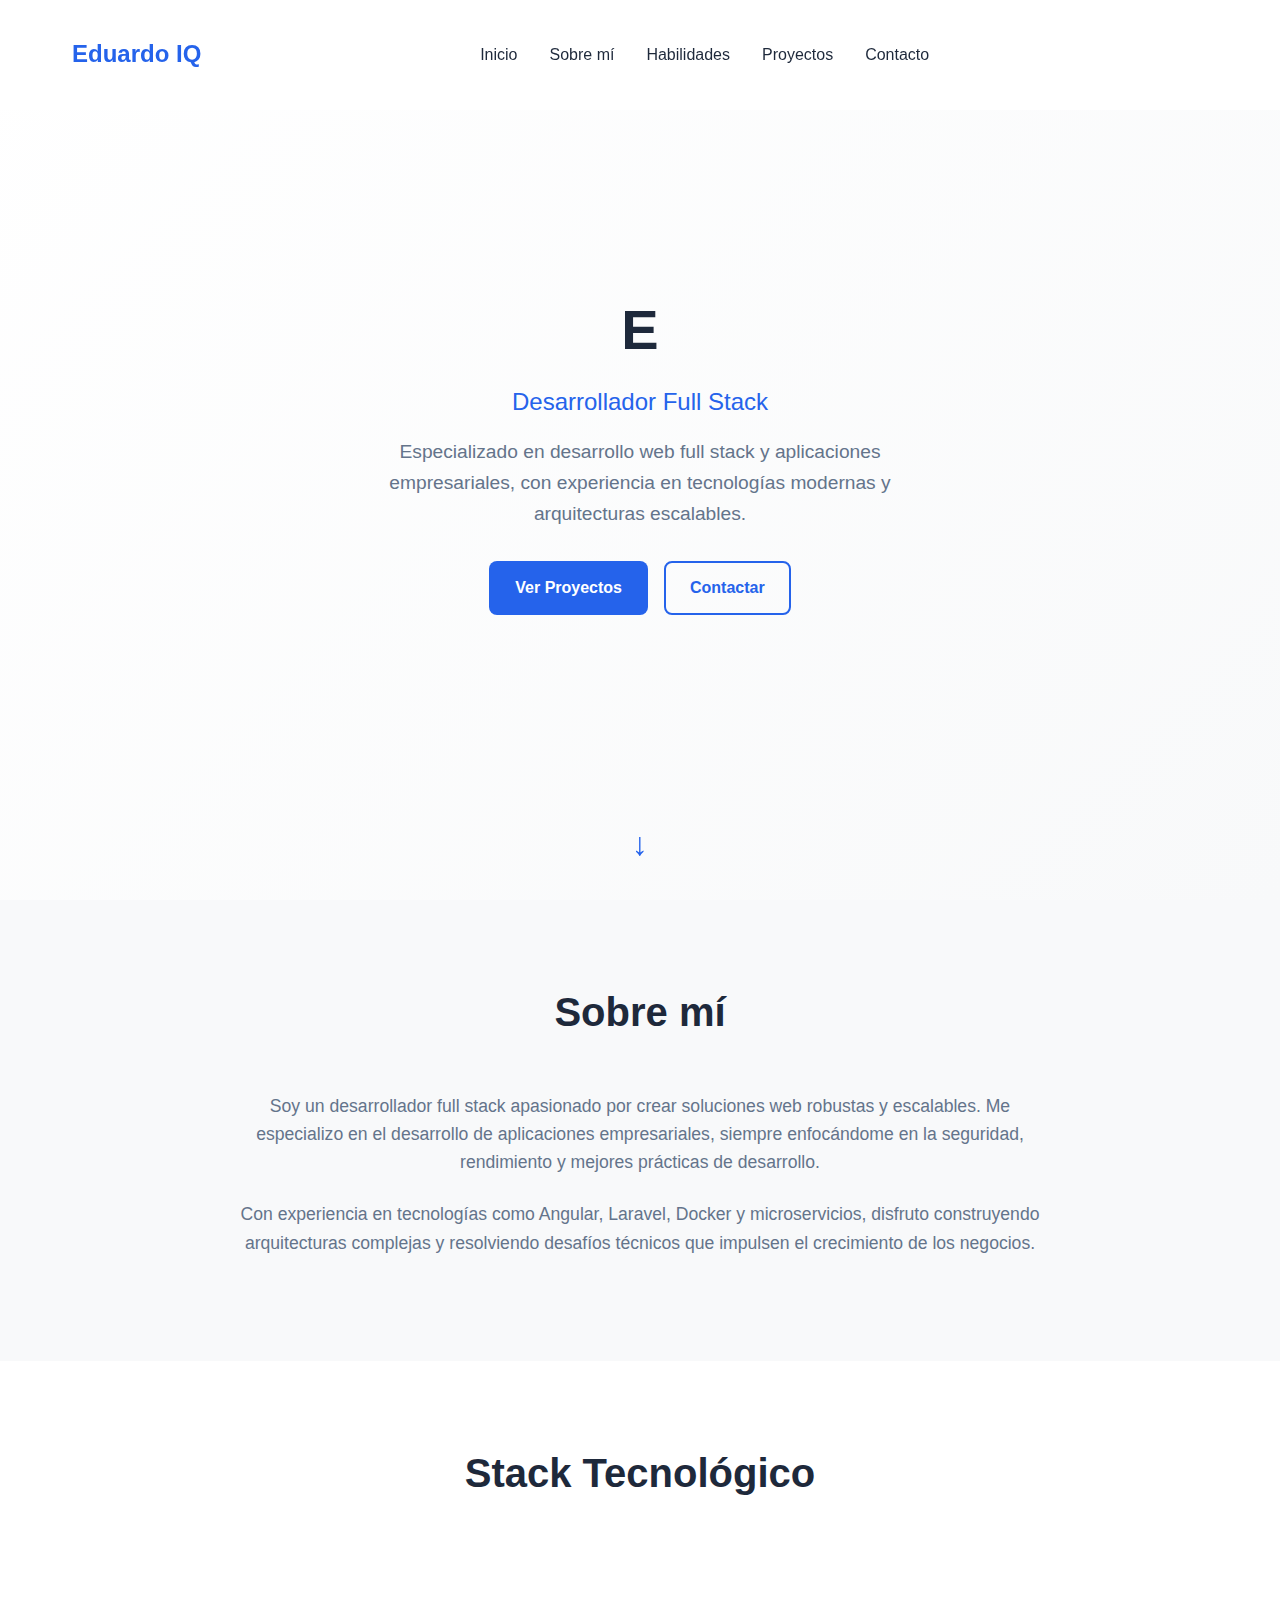
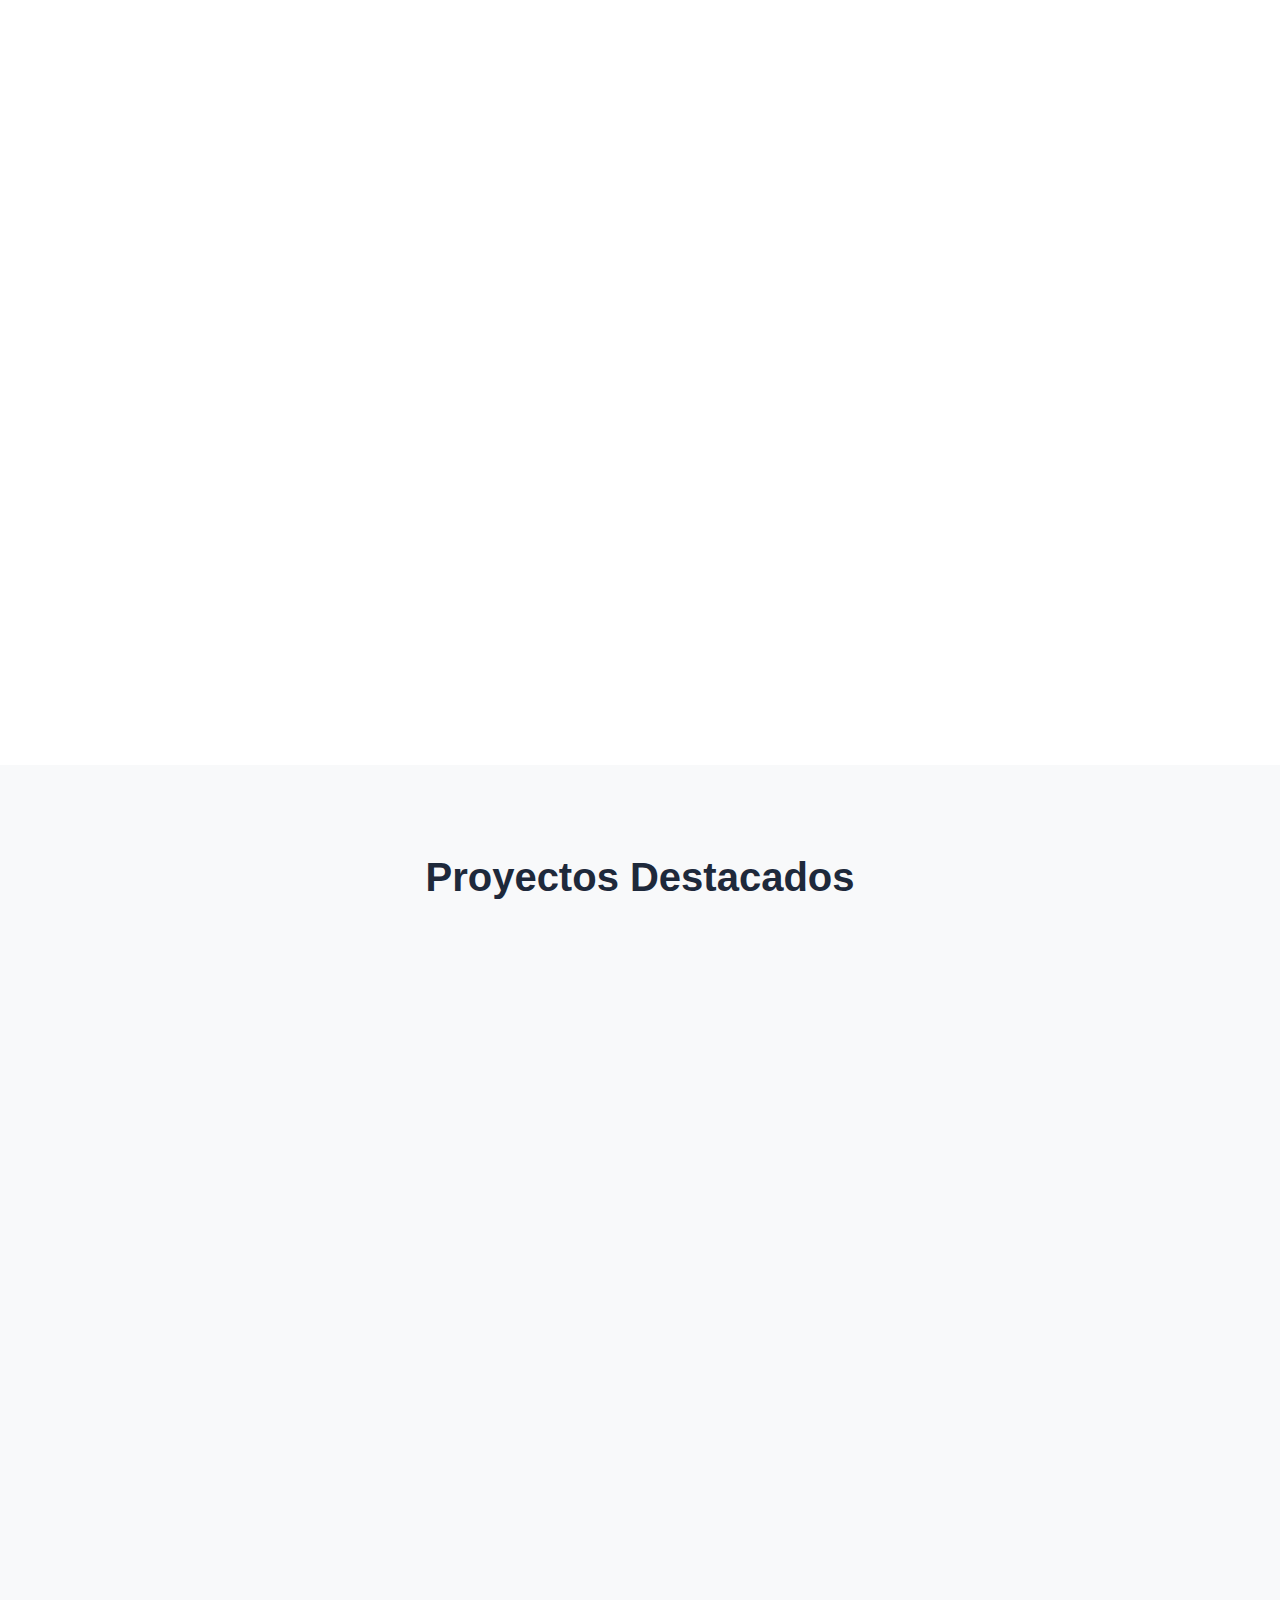
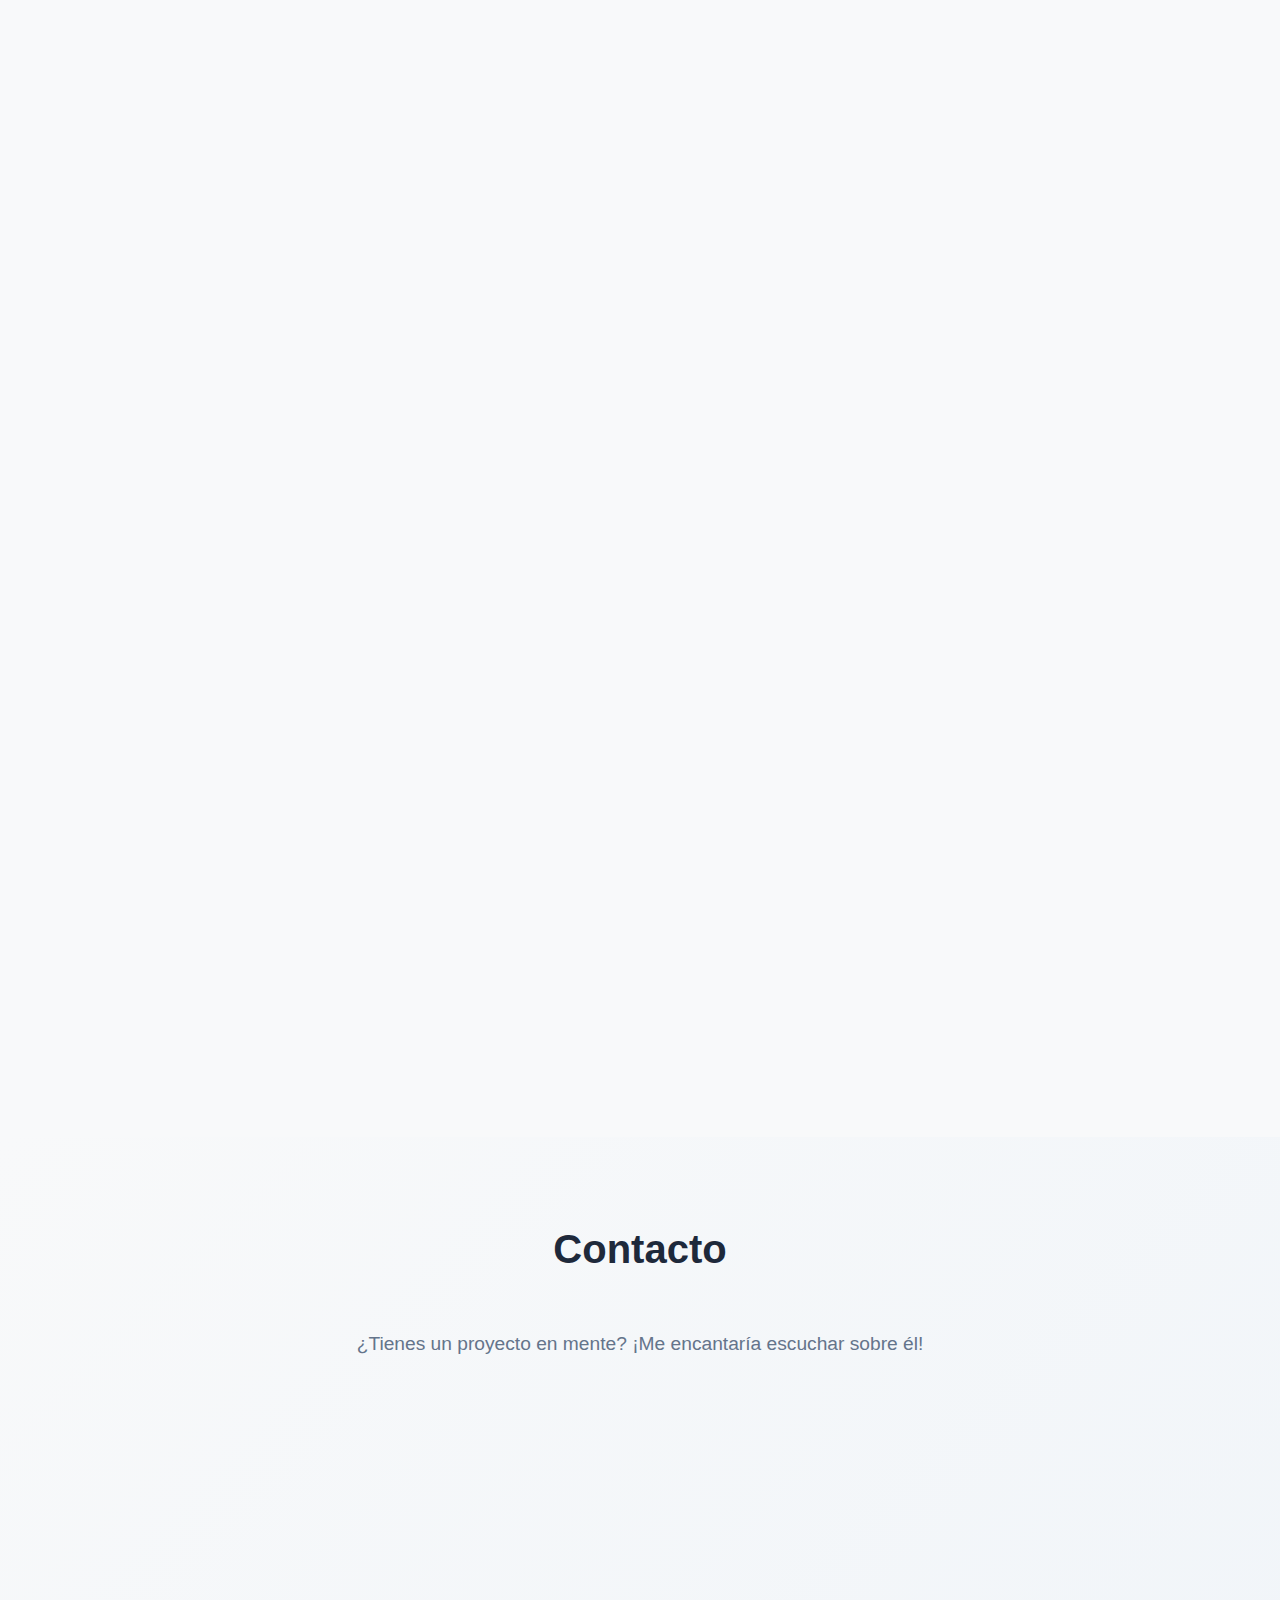
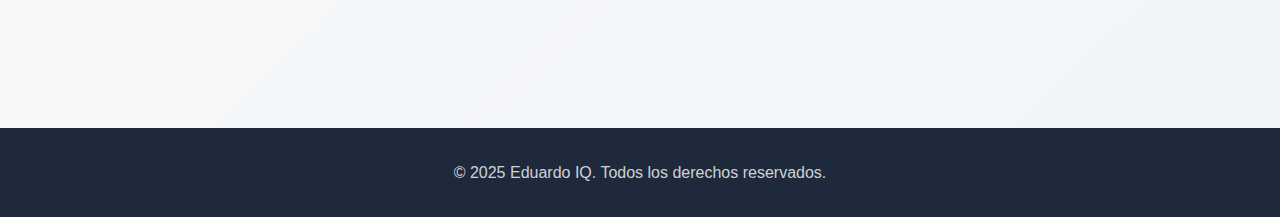
<file: index.html>
<!DOCTYPE html>
<html lang="es">

<head>
    <meta charset="UTF-8" />
    <meta name="viewport" content="width=device-width, initial-scale=1.0" />
    <meta name="google-site-verification" content="6SDudggCMGATuFiwVmtqYX7PwosYnvCX7EMmZtIDrnA" />
    <title>Eduardo IQ | Desarrollador Full Stack</title>
    <link rel="stylesheet" href="css/styles.css" />
    <link rel="icon" href="assets/images/favicon.ico" type="image/x-icon">
    <script>
        // Apply theme immediately to prevent flash
        const savedTheme = localStorage.getItem('theme') || 'system';
        if (savedTheme === 'dark') {
            document.documentElement.setAttribute('data-theme', 'dark');
        } else if (savedTheme === 'light') {
            document.documentElement.setAttribute('data-theme', 'light');
        }
    </script>
    <script src="js/portfolio.js" defer></script>
</head>

<body> <!-- Navigation -->
    <nav class="navbar">
        <div class="nav-container">
            <a href="#home" class="nav-logo">Eduardo IQ</a>
            <ul class="nav-menu">
                <li class="nav-item">
                    <a href="#home" class="nav-link">Inicio</a>
                </li>
                <li class="nav-item">
                    <a href="#about" class="nav-link">Sobre mí</a>
                </li>
                <li class="nav-item">
                    <a href="#skills" class="nav-link">Habilidades</a>
                </li>
                <li class="nav-item">
                    <a href="#projects" class="nav-link">Proyectos</a>
                </li>
                <li class="nav-item">
                    <a href="#contact" class="nav-link">Contacto</a>
                </li>
            </ul>

            <div class="nav-controls">
                <div class="hamburger">
                    <span class="bar"></span>
                    <span class="bar"></span>
                    <span class="bar"></span>
                </div>

                <!-- Theme Switcher -->
                <div class="theme-switcher">
                    <div class="theme-option" data-theme="light" title="Tema Claro">
                        <svg viewBox="0 0 24 24">
                            <path
                                d="M12 17.5C15.0376 17.5 17.5 15.0376 17.5 12C17.5 8.96243 15.0376 6.5 12 6.5C8.96243 6.5 6.5 8.96243 6.5 12C6.5 15.0376 8.96243 17.5 12 17.5Z" />
                            <path
                                d="M12 1V3M12 21V23M4.22 4.22L5.64 5.64M18.36 18.36L19.78 19.78M1 12H3M21 12H23M4.22 19.78L5.64 18.36M18.36 5.64L19.78 4.22" />
                        </svg>
                    </div>
                    <div class="theme-option" data-theme="dark" title="Tema Oscuro">
                        <svg viewBox="0 0 24 24">
                            <path d="M21 12.79A9 9 0 1111.21 3 7 7 0 0021 12.79Z" />
                        </svg>
                    </div>
                    <div class="theme-option" data-theme="system" title="Tema del Sistema">
                        <svg viewBox="0 0 24 24">
                            <rect x="2" y="3" width="20" height="14" rx="2" ry="2" />
                            <line x1="8" y1="21" x2="16" y2="21" />
                            <line x1="12" y1="17" x2="12" y2="21" />
                        </svg>
                    </div>
                </div>
            </div>
        </div>
    </nav> <!-- Hero Section -->
    <section id="home" class="hero">
        <div class="hero-content">
            <h1>Eduardo IQ</h1>
            <h2>Desarrollador Full Stack</h2>
            <p>Especializado en desarrollo web full stack y aplicaciones empresariales, con experiencia en tecnologías
                modernas y arquitecturas escalables.</p>
            <div class="hero-buttons">
                <a href="#projects" class="button primary">Ver Proyectos</a>
                <a href="#contact" class="button secondary">Contactar</a>
            </div>
        </div>
    </section>

    <!-- About Section -->
    <section id="about" class="about">
        <div class="container">
            <h2 class="section-title">Sobre mí</h2>
            <div class="about-content">
                <div class="about-text">
                    <p>
                        Soy un desarrollador full stack apasionado por crear soluciones web robustas y escalables.
                        Me especializo en el desarrollo de aplicaciones empresariales, siempre enfocándome en la
                        seguridad, rendimiento y mejores prácticas de desarrollo.
                    </p>
                    <p>
                        Con experiencia en tecnologías como Angular, Laravel, Docker y microservicios, disfruto
                        construyendo arquitecturas complejas y resolviendo desafíos técnicos que impulsen el
                        crecimiento de los negocios.
                    </p>
                    <!-- Temporalmente oculto hasta agregar contenido real -->
                    <!-- <div style="text-align: center; margin-top: 2rem;">
                        <a href="pages/about-detailed.html" class="button secondary">Conoce más sobre mí</a>
                    </div> -->
                </div>
            </div>
        </div>
    </section>

    <!-- Skills Section -->
    <section id="skills" class="skills">
        <div class="container">
            <h2 class="section-title">Stack Tecnológico</h2>
            <div class="skills-grid">
                <div class="skill-category">
                    <h3>Frontend & Desarrollo Web</h3>
                    <ul>
                        <li>Angular</li>
                        <li>TypeScript/JavaScript</li>
                        <li>HTML5/CSS3</li>
                        <li>Bootstrap</li>
                        <li>SCSS/Sass</li>
                    </ul>
                </div>
                <div class="skill-category">
                    <h3>Desarrollo Web</h3>
                    <ul>
                        <li>Angular</li>
                        <li>TypeScript/JavaScript</li>
                        <li>HTML5/CSS3</li>
                        <li>Bootstrap</li>
                    </ul>
                </div>
                <div class="skill-category">
                    <h3>Backend & Bases de Datos</h3>
                    <ul>
                        <li>Laravel (PHP)</li>
                        <li>.NET C#</li>
                        <li>Java + Jasper Reports</li>
                        <li>MySQL/SQL</li>
                        <li>APIs REST</li>
                    </ul>
                </div>
                <div class="skill-category">
                    <h3>DevOps & Herramientas</h3>
                    <ul>
                        <li>Docker</li>
                        <li>Microservicios</li>
                        <li>Electron + Vite</li>
                        <li>Mustache Templates</li>
                        <li>Git/GitHub</li>
                    </ul>
                </div>
                <div class="skill-category">
                    <h3>Desarrollo Móvil & Especialidades</h3>
                    <ul>
                        <li>Flutter</li>
                        <li>Android (Java/Kotlin)</li>
                        <li>Moodle Development</li>
                        <li>Facturación Electrónica (CFDI)</li>
                    </ul>
                </div>
            </div>
        </div>
    </section>

    <!-- Projects Section -->
    <section id="projects" class="projects">
        <div class="container">
            <h2 class="section-title">Proyectos Destacados</h2>
            <div class="projects-grid">
                <div class="project-card">
                    <div class="project-image">
                        <div class="facturabilidad-bg">
                            <img src="assets/images/logo-facturabilidad.png" alt="Facturabilidad.com">
                        </div>
                    </div>
                    <div class="project-content">
                        <h3>Facturabilidad.com</h3>
                        <p>
                            Plataforma de facturación electrónica donde contribuyo como desarrollador en diversas áreas.
                            Trabajo con Angular, Laravel y tecnologías relacionadas con CFDI.
                        </p>
                        <div class="project-tech">
                            <span class="tech-tag">Angular</span>
                            <span class="tech-tag">Laravel</span>
                            <span class="tech-tag">PHP</span>
                            <span class="tech-tag">Docker</span>
                            <span class="tech-tag">CFDI</span>
                        </div>
                        <div class="project-links">
                            <a href="https://facturabilidad.com/" target="_blank" class="button small">Ver Sitio</a>
                        </div>
                    </div>
                </div>
                <div class="project-card">
                    <div class="project-image">
                        <div class="validador-logo validador-android">
                            <img src="assets/images/logo-validador-android.png" alt="Validador CFDI Android">
                        </div>
                    </div>
                    <div class="project-content">
                        <h3>Validador CFDI Android</h3>
                        <p>
                            Aplicación móvil para Android desarrollada en Flutter que permite validar CFDIs
                            de manera rápida y eficiente desde dispositivos móviles.
                        </p>
                        <div class="project-tech">
                            <span class="tech-tag">Flutter</span>
                            <span class="tech-tag">Android</span>
                            <span class="tech-tag">CFDI</span>
                            <span class="tech-tag">XML Validation</span>
                        </div>
                        <div class="project-links">
                            <a href="https://play.google.com/store/apps/details?id=com.IslasCruz.validadorCFDI&pcampaignid=web_share"
                                target="_blank" class="button small">Google Play</a>
                        </div>
                    </div>
                </div>
                <div class="project-card">
                    <div class="project-image">
                        <div class="validador-logo">
                            <img src="assets/images/logo-validador-desktop.png" alt="Validador CFDI Desktop">
                        </div>
                    </div>
                    <div class="project-content">
                        <h3>Validador CFDI Desktop</h3>
                        <p>
                            Aplicación de escritorio desarrollada con Electron y Vite para validación de CFDIs.
                            Herramienta complementaria para Facturabilidad.com con interfaz moderna.
                        </p>
                        <div class="project-tech">
                            <span class="tech-tag">Electron</span>
                            <span class="tech-tag">Vite</span>
                            <span class="tech-tag">TypeScript</span>
                            <span class="tech-tag">CFDI</span>
                        </div>
                        <div class="project-links">
                            <a href="https://apps.microsoft.com/detail/9PBLFF5BFRWH?hl=es-mx&gl=MX&ocid=pdpshare"
                                target="_blank" class="button small">Microsoft Store</a>
                        </div>
                    </div>
                </div>

                <div class="project-card">
                    <div class="project-image">
                        <div class="project-placeholder" style="background: linear-gradient(135deg, #059669, #0d9488);">
                            <span>.NET Library</span>
                        </div>
                    </div>
                    <div class="project-content">
                        <h3>Librería Facturación .NET</h3>
                        <p>
                            Librería desarrollada en C# .NET para integrar funcionalidades de timbrado de CFDIs
                            en proyectos .NET. Facilita la implementación de facturación electrónica.
                        </p>
                        <div class="project-tech">
                            <span class="tech-tag">.NET</span>
                            <span class="tech-tag">C#</span>
                            <span class="tech-tag">NuGet</span>
                            <span class="tech-tag">CFDI</span>
                        </div>
                        <div class="project-links">
                            <span class="button small" style="opacity: 0.6; cursor: not-allowed;">Proyecto
                                Privado</span>
                        </div>
                    </div>
                </div>
                <div class="project-card">
                    <div class="project-image">
                        <div class="facturabilidad-bg">
                            <img src="assets/images/logo-facturabilidad.png" alt="Microservicio Generación PDF CFDI">
                        </div>
                    </div>
                    <div class="project-content">
                        <h3>Microservicio Generación PDF CFDI</h3>
                        <p>
                            Microservicio desarrollado en Java con Jasper Reports para la generación
                            de comprobantes impresos de CFDI. Proyecto actual para Facturabilidad.com.
                        </p>
                        <div class="project-tech">
                            <span class="tech-tag">Java</span>
                            <span class="tech-tag">Jasper Reports</span>
                            <span class="tech-tag">Docker</span>
                            <span class="tech-tag">Microservices</span>
                            <span class="tech-tag">PDF Generation</span>
                            <span class="tech-tag">CFDI</span>
                        </div>
                        <div class="project-links">
                            <span class="button small" style="opacity: 0.6; cursor: not-allowed;">En Desarrollo</span>
                        </div>
                    </div>
                </div>

                <div class="project-card">
                    <div class="project-image">
                        <div class="project-placeholder" style="background: linear-gradient(135deg, #dc2626, #ea580c);">
                            <span>Moodle Theme</span>
                        </div>
                    </div>
                    <div class="project-content">
                        <h3>Tema Moodle "Tragaluz"</h3>
                        <p>
                            Tema completo para Moodle con diseño moderno y funcionalidades avanzadas.
                            Desarrollado con Mustache para plantillas y SCSS para estilos personalizados.
                        </p>
                        <div class="project-tech">
                            <span class="tech-tag">Moodle</span>
                            <span class="tech-tag">PHP</span>
                            <span class="tech-tag">Mustache</span>
                            <span class="tech-tag">Docker</span> <span class="tech-tag">SCSS</span>
                            <span class="tech-tag">JavaScript</span>
                        </div>
                        <div class="project-links">
                            <span class="button small" style="opacity: 0.6; cursor: not-allowed;">Proyecto
                                Privado</span>
                        </div>
                    </div>
                </div>
                <div class="project-card">
                    <div class="project-image">
                        <div class="validador-logo">
                            <img src="assets/images/logo-passwallet.png" alt="Pass Wallet - IQ-Tek">
                        </div>
                    </div>
                    <div class="project-content">
                        <h3>Pass Wallet - IQ-Tek</h3>
                        <p>
                            Aplicación de almacenamiento seguro para contraseñas y datos sensibles.
                            Desarrollada bajo la marca IQ-Tek con encriptación local y máxima seguridad.
                        </p>
                        <div class="project-tech">
                            <span class="tech-tag">Flutter</span>
                            <span class="tech-tag">Encriptación</span>
                            <span class="tech-tag">SQLite</span>
                            <span class="tech-tag">Local Storage</span>
                        </div>
                        <div class="project-links">
                            <a href="https://play.google.com/store/apps/details?id=com.iqtek.pass_wallet&pcampaignid=web_share"
                                target="_blank" class="button small">Google Play</a>
                        </div>
                    </div>
                </div>
            </div>
        </div>
    </section>

    <!-- Contact Section -->
    <section id="contact" class="contact">
        <div class="container">
            <h2 class="section-title">Contacto</h2>
            <div class="contact-content">
                <p>¿Tienes un proyecto en mente? ¡Me encantaría escuchar sobre él!</p>
                <div class="contact-info">
                    <div class="contact-item">
                        <h4>Email</h4>
                        <p>eduiq.dev@gmail.com</p>
                    </div>
                    <div class="contact-item">
                        <h4>GitHub Personal</h4>
                        <p><a href="https://github.com/eduiq-dev" target="_blank">github.com/eduiq-dev</a></p>
                    </div>
                    <div class="contact-item">
                        <h4>Organización IQ-Tek</h4>
                        <p><a href="https://github.com/IQ-Tek" target="_blank">github.com/IQ-Tek</a></p>
                    </div>
                </div>
            </div>
        </div>
    </section>

    <footer>
        <div class="container">
            <p>© 2025 Eduardo IQ. Todos los derechos reservados.</p>
        </div>
    </footer>
</body>

</html>
</file>
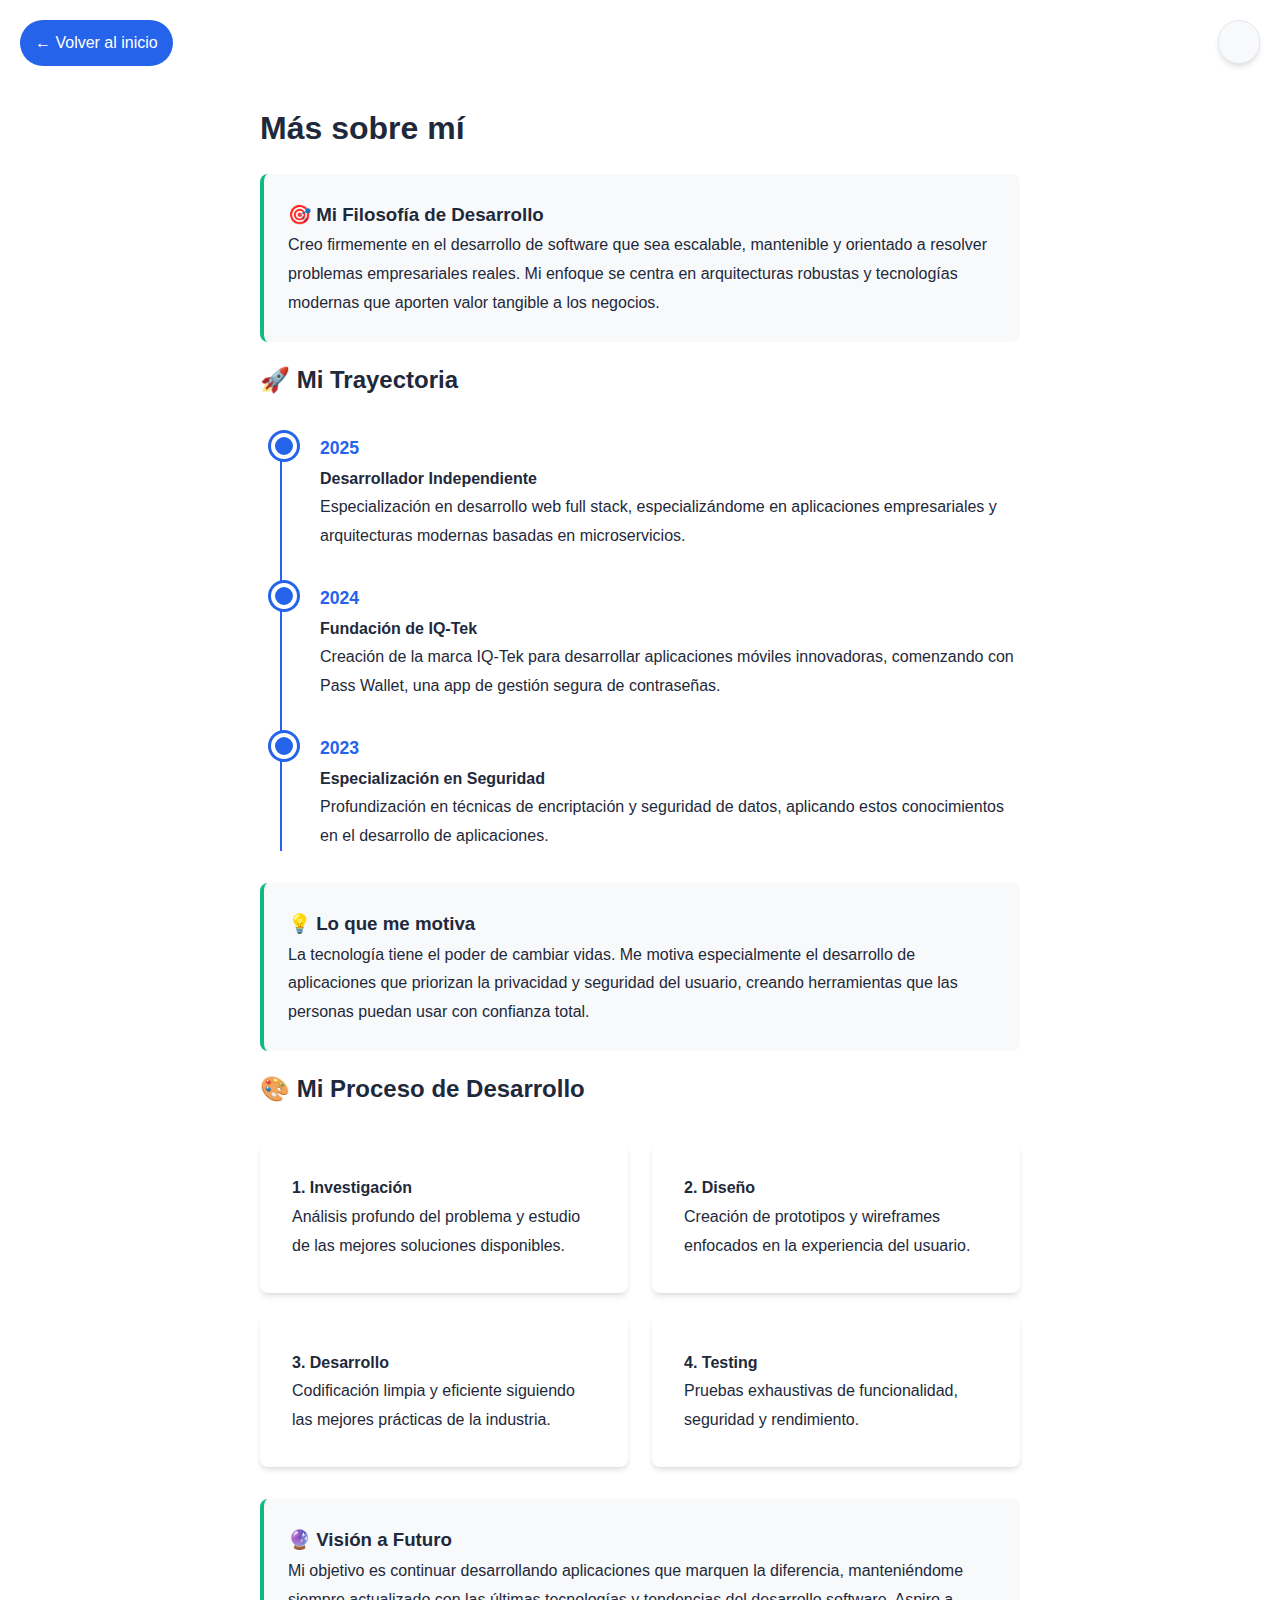
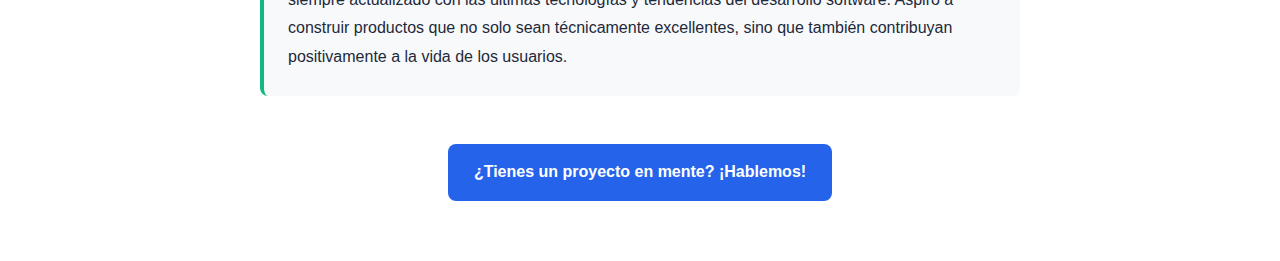
<file: pages/about-detailed.html>
<!DOCTYPE html>
<html lang="es">

<head>
    <meta charset="UTF-8">
    <meta name="viewport" content="width=device-width, initial-scale=1.0">
    <title>Sobre mí - Eduardo IQ</title>
    <link rel="stylesheet" href="../css/styles.css">
    <link rel="stylesheet" href="../css/about-detailed.css">
    <link rel="icon" href="../assets/images/favicon.ico" type="image/x-icon">
    <script>
        // Apply theme immediately to prevent flash
        const savedTheme = localStorage.getItem('theme') || 'system';
        if (savedTheme === 'dark') {
            document.documentElement.setAttribute('data-theme', 'dark');
        } else if (savedTheme === 'light') {
            document.documentElement.setAttribute('data-theme', 'light');
        }
    </script>
    <script src="../js/about-detailed.js" defer></script>
</head>

<body>
    <a href="../index.html" class="back-button">
        ← Volver al inicio
    </a>

    <!-- Theme Switcher -->
    <div class="theme-switcher">
        <div class="theme-option" data-theme="light" title="Tema Claro">
            <svg viewBox="0 0 24 24">
                <path
                    d="M12 17.5C15.0376 17.5 17.5 15.0376 17.5 12C17.5 8.96243 15.0376 6.5 12 6.5C8.96243 6.5 6.5 8.96243 6.5 12C6.5 15.0376 8.96243 17.5 12 17.5Z" />
                <path
                    d="M12 1V3M12 21V23M4.22 4.22L5.64 5.64M18.36 18.36L19.78 19.78M1 12H3M21 12H23M4.22 19.78L5.64 18.36M18.36 5.64L19.78 4.22" />
            </svg>
        </div>
        <div class="theme-option" data-theme="dark" title="Tema Oscuro">
            <svg viewBox="0 0 24 24">
                <path d="M21 12.79A9 9 0 1111.21 3 7 7 0 0021 12.79Z" />
            </svg>
        </div>
        <div class="theme-option" data-theme="system" title="Tema del Sistema">
            <svg viewBox="0 0 24 24">
                <rect x="2" y="3" width="20" height="14" rx="2" ry="2" />
                <line x1="8" y1="21" x2="16" y2="21" />
                <line x1="12" y1="17" x2="12" y2="21" />
            </svg>
        </div>
    </div>

    <div class="detailed-about">
        <h1>Más sobre mí</h1>

        <div class="achievement">
            <h3>🎯 Mi Filosofía de Desarrollo</h3>
            <p>
                Creo firmemente en el desarrollo de software que sea escalable, mantenible y orientado
                a resolver problemas empresariales reales. Mi enfoque se centra en arquitecturas robustas
                y tecnologías modernas que aporten valor tangible a los negocios.
            </p>
        </div>

        <h2>🚀 Mi Trayectoria</h2>
        <div class="timeline">
            <div class="timeline-item">
                <div class="timeline-year">2025</div>
                <h4>Desarrollador Independiente</h4>
                <p>
                    Especialización en desarrollo web full stack, especializándome en
                    aplicaciones empresariales y arquitecturas modernas basadas en microservicios.
                </p>
            </div>

            <div class="timeline-item">
                <div class="timeline-year">2024</div>
                <h4>Fundación de IQ-Tek</h4>
                <p>
                    Creación de la marca IQ-Tek para desarrollar aplicaciones móviles innovadoras,
                    comenzando con Pass Wallet, una app de gestión segura de contraseñas.
                </p>
            </div>

            <div class="timeline-item">
                <div class="timeline-year">2023</div>
                <h4>Especialización en Seguridad</h4>
                <p>
                    Profundización en técnicas de encriptación y seguridad de datos,
                    aplicando estos conocimientos en el desarrollo de aplicaciones.
                </p>
            </div>
        </div>

        <div class="achievement">
            <h3>💡 Lo que me motiva</h3>
            <p>
                La tecnología tiene el poder de cambiar vidas. Me motiva especialmente el desarrollo
                de aplicaciones que priorizan la privacidad y seguridad del usuario, creando herramientas
                que las personas puedan usar con confianza total.
            </p>
        </div>
        <h2>🎨 Mi Proceso de Desarrollo</h2>
        <div class="process-grid">
            <div class="skill-category">
                <h4>1. Investigación</h4>
                <p>Análisis profundo del problema y estudio de las mejores soluciones disponibles.</p>
            </div>
            <div class="skill-category">
                <h4>2. Diseño</h4>
                <p>Creación de prototipos y wireframes enfocados en la experiencia del usuario.</p>
            </div>
            <div class="skill-category">
                <h4>3. Desarrollo</h4>
                <p>Codificación limpia y eficiente siguiendo las mejores prácticas de la industria.</p>
            </div>
            <div class="skill-category">
                <h4>4. Testing</h4>
                <p>Pruebas exhaustivas de funcionalidad, seguridad y rendimiento.</p>
            </div>
        </div>

        <div class="achievement">
            <h3>🔮 Visión a Futuro</h3>
            <p>
                Mi objetivo es continuar desarrollando aplicaciones que marquen la diferencia,
                manteniéndome siempre actualizado con las últimas tecnologías y tendencias
                del desarrollo software. Aspiro a construir productos que no solo sean técnicamente
                excellentes, sino que también contribuyan positivamente a la vida de los usuarios.
            </p>
        </div>
        <div class="contact-section">
            <a href="../index.html#contact" class="button primary">
                ¿Tienes un proyecto en mente? ¡Hablemos!
            </a>
        </div>
    </div>

</body>

</html>
</file>
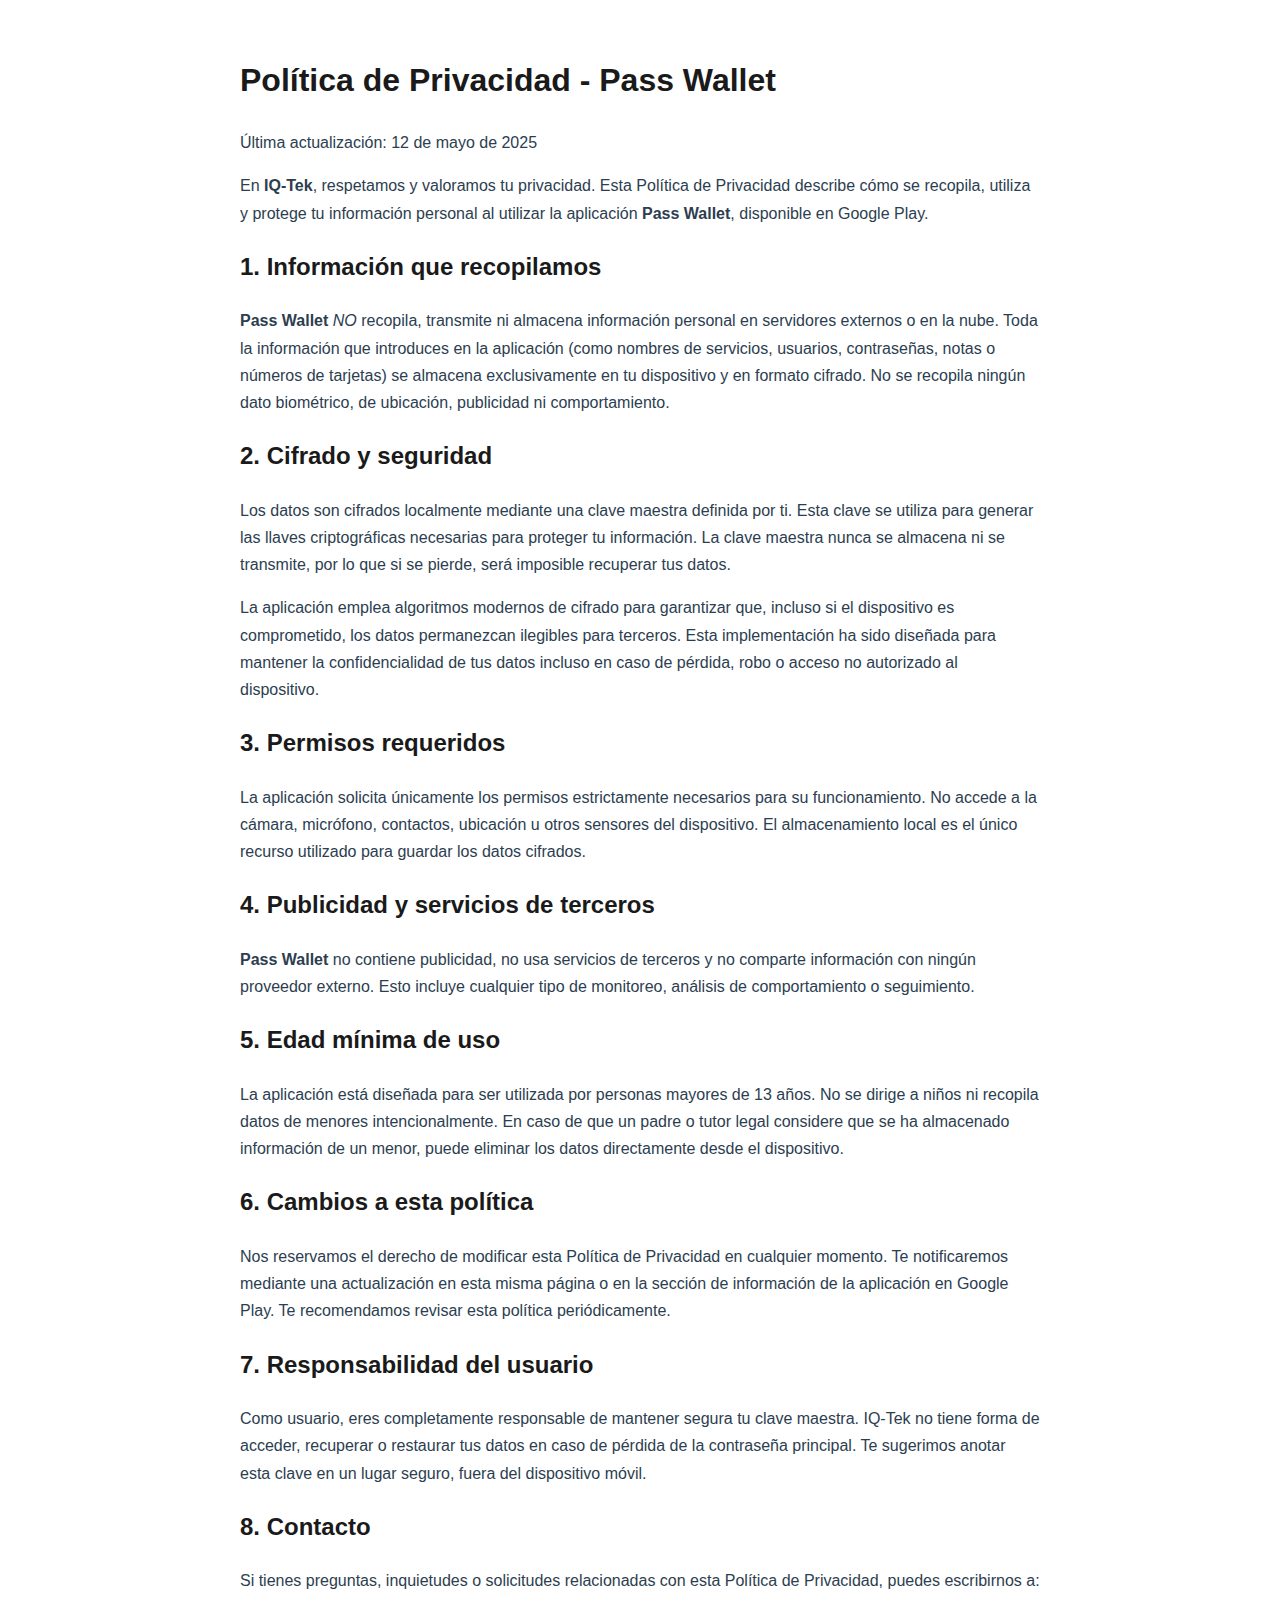
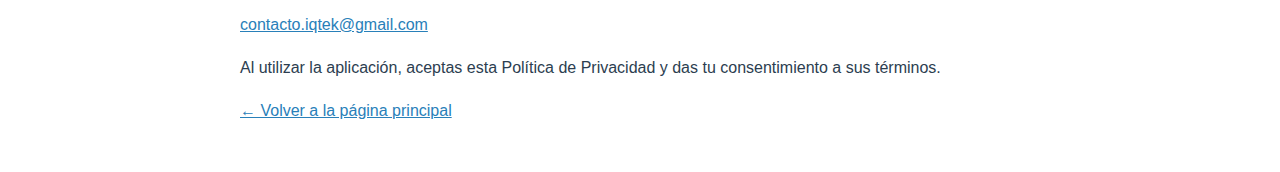
<file: pages/politica-passwallet.html>
<!DOCTYPE html>
<html lang="es">
<head>
    <meta charset="UTF-8" />
    <meta name="viewport" content="width=device-width, initial-scale=1.0">
    <title>Política de Privacidad - Pass Wallet</title>
    <style>
        body {
            font-family: Arial, sans-serif;
            line-height: 1.7;
            padding: 2rem;
            max-width: 800px;
            margin: auto;
            color: #2c3e50;
        }
        h1, h2 {
            color: #1a1a1a;
        }
        a {
            color: #2980b9;
        }
    </style>
</head>
<body>
    <h1>Política de Privacidad - Pass Wallet</h1>

    <p>Última actualización: 12 de mayo de 2025</p>

    <p>En <strong>IQ-Tek</strong>, respetamos y valoramos tu privacidad. Esta Política de Privacidad describe cómo se recopila, utiliza y protege tu información personal al utilizar la aplicación <strong>Pass Wallet</strong>, disponible en Google Play.</p>

    <h2>1. Información que recopilamos</h2>
    <p><strong>Pass Wallet</strong> <em>NO</em> recopila, transmite ni almacena información personal en servidores externos o en la nube. Toda la información que introduces en la aplicación (como nombres de servicios, usuarios, contraseñas, notas o números de tarjetas) se almacena exclusivamente en tu dispositivo y en formato cifrado. No se recopila ningún dato biométrico, de ubicación, publicidad ni comportamiento.</p>

    <h2>2. Cifrado y seguridad</h2>
    <p>Los datos son cifrados localmente mediante una clave maestra definida por ti. Esta clave se utiliza para generar las llaves criptográficas necesarias para proteger tu información. La clave maestra nunca se almacena ni se transmite, por lo que si se pierde, será imposible recuperar tus datos.</p>

    <p>La aplicación emplea algoritmos modernos de cifrado para garantizar que, incluso si el dispositivo es comprometido, los datos permanezcan ilegibles para terceros. Esta implementación ha sido diseñada para mantener la confidencialidad de tus datos incluso en caso de pérdida, robo o acceso no autorizado al dispositivo.</p>

    <h2>3. Permisos requeridos</h2>
    <p>La aplicación solicita únicamente los permisos estrictamente necesarios para su funcionamiento. No accede a la cámara, micrófono, contactos, ubicación u otros sensores del dispositivo. El almacenamiento local es el único recurso utilizado para guardar los datos cifrados.</p>

    <h2>4. Publicidad y servicios de terceros</h2>
    <p><strong>Pass Wallet</strong> no contiene publicidad, no usa servicios de terceros y no comparte información con ningún proveedor externo. Esto incluye cualquier tipo de monitoreo, análisis de comportamiento o seguimiento.</p>

    <h2>5. Edad mínima de uso</h2>
    <p>La aplicación está diseñada para ser utilizada por personas mayores de 13 años. No se dirige a niños ni recopila datos de menores intencionalmente. En caso de que un padre o tutor legal considere que se ha almacenado información de un menor, puede eliminar los datos directamente desde el dispositivo.</p>

    <h2>6. Cambios a esta política</h2>
    <p>Nos reservamos el derecho de modificar esta Política de Privacidad en cualquier momento. Te notificaremos mediante una actualización en esta misma página o en la sección de información de la aplicación en Google Play. Te recomendamos revisar esta política periódicamente.</p>

    <h2>7. Responsabilidad del usuario</h2>
    <p>Como usuario, eres completamente responsable de mantener segura tu clave maestra. IQ-Tek no tiene forma de acceder, recuperar o restaurar tus datos en caso de pérdida de la contraseña principal. Te sugerimos anotar esta clave en un lugar seguro, fuera del dispositivo móvil.</p>

    <h2>8. Contacto</h2>
    <p>Si tienes preguntas, inquietudes o solicitudes relacionadas con esta Política de Privacidad, puedes escribirnos a:</p>
    <p><a href="mailto:contacto.iqtek@gmail.com">contacto.iqtek@gmail.com</a></p>

    <p>Al utilizar la aplicación, aceptas esta Política de Privacidad y das tu consentimiento a sus términos.</p>

    <p><a href="/index.html">← Volver a la página principal</a></p>
</body>
</html>
</file>
<file: css/styles.css>
:root {
    --color-bg: #ffffff;
    --color-bg-alt: #f8f9fa;
    --color-primary: #2563eb;
    --color-primary-dark: #1d4ed8;
    --color-secondary: #64748b;
    --color-text: #1e293b;
    --color-text-light: #64748b;
    --color-border: #e2e8f0;
    --color-accent: #10b981;
    --font-main: 'Inter', -apple-system, BlinkMacSystemFont, 'Segoe UI', Roboto, sans-serif;
    --shadow: 0 4px 6px -1px rgba(0, 0, 0, 0.1), 0 2px 4px -1px rgba(0, 0, 0, 0.06);
    --shadow-lg: 0 10px 15px -3px rgba(0, 0, 0, 0.1), 0 4px 6px -2px rgba(0, 0, 0, 0.05);
    --transition: all 0.3s ease;
    --border-radius: 8px;
}

* {
    margin: 0;
    padding: 0;
    box-sizing: border-box;
}

html {
    scroll-behavior: smooth;
}

body {
    font-family: var(--font-main);
    background-color: var(--color-bg);
    color: var(--color-text);
    line-height: 1.6;
}

.container {
    max-width: 1200px;
    margin: 0 auto;
    padding: 0 20px;
}

/* Navigation */
.navbar {
    position: fixed;
    top: 0;
    width: 100%;
    background: rgba(255, 255, 255, 0.95);
    backdrop-filter: blur(10px);
    border-bottom: 1px solid var(--color-border);
    z-index: 1000;
    transition: var(--transition);
}

.nav-container {
    display: flex;
    justify-content: space-between;
    align-items: center;
    padding: 1rem 2rem;
    max-width: 1200px;
    margin: 0 auto;
}

.nav-logo {
    font-size: 1.5rem;
    font-weight: 700;
    color: var(--color-primary);
    text-decoration: none;
}

.nav-menu {
    display: flex;
    list-style: none;
    gap: 2rem;
}

.nav-link {
    color: var(--color-text);
    text-decoration: none;
    font-weight: 500;
    transition: var(--transition);
    position: relative;
}

.nav-link:hover {
    color: var(--color-primary);
}

.nav-link::after {
    content: '';
    position: absolute;
    bottom: -5px;
    left: 0;
    width: 0;
    height: 2px;
    background-color: var(--color-primary);
    transition: var(--transition);
}

.nav-link:hover::after {
    width: 100%;
}

.nav-link.active {
    color: var(--color-primary);
}

.nav-link.active::after {
    width: 100%;
}

.hamburger {
    display: none;
    flex-direction: column;
    cursor: pointer;
}

.bar {
    width: 25px;
    height: 3px;
    background-color: var(--color-text);
    margin: 3px 0;
    transition: var(--transition);
}

/* Hero Section */
.hero {
    min-height: 100vh;
    display: flex;
    align-items: center;
    justify-content: center;
    text-align: center;
    background: linear-gradient(135deg, var(--color-bg) 0%, var(--color-bg-alt) 100%);
    padding-top: 80px;
}

.hero-content h1 {
    font-size: 3.5rem;
    font-weight: 700;
    color: var(--color-text);
    margin-bottom: 0.5rem;
}

.hero-content h2 {
    font-size: 1.5rem;
    color: var(--color-primary);
    margin-bottom: 1rem;
    font-weight: 400;
}

.hero-content p {
    font-size: 1.2rem;
    color: var(--color-text-light);
    max-width: 600px;
    margin: 0 auto 2rem;
}

.hero-buttons {
    display: flex;
    gap: 1rem;
    justify-content: center;
    flex-wrap: wrap;
}

/* Buttons */
.button {
    display: inline-block;
    padding: 12px 24px;
    border-radius: var(--border-radius);
    text-decoration: none;
    font-weight: 600;
    transition: var(--transition);
    border: 2px solid transparent;
}

.button.primary {
    background-color: var(--color-primary);
    color: white;
}

.button.primary:hover {
    background-color: var(--color-primary-dark);
    transform: translateY(-2px);
    box-shadow: var(--shadow-lg);
}

.button.secondary {
    background-color: transparent;
    color: var(--color-primary);
    border-color: var(--color-primary);
}

.button.secondary:hover {
    background-color: var(--color-primary);
    color: white;
    transform: translateY(-2px);
}

.button.small {
    padding: 8px 16px;
    font-size: 0.9rem;
}

/* Sections */
section {
    padding: 80px 0;
}

.section-title {
    font-size: 2.5rem;
    font-weight: 700;
    text-align: center;
    margin-bottom: 3rem;
    color: var(--color-text);
}

/* About Section */
.about {
    background-color: var(--color-bg-alt);
}

.about-content {
    max-width: 800px;
    margin: 0 auto;
    text-align: center;
}

.about-text p {
    font-size: 1.1rem;
    color: var(--color-text-light);
    margin-bottom: 1.5rem;
}

/* Skills Section */
.skills-grid {
    display: grid;
    grid-template-columns: repeat(auto-fit, minmax(250px, 1fr));
    gap: 2rem;
    margin-top: 3rem;
}

.skill-category {
    background: white;
    padding: 2rem;
    border-radius: var(--border-radius);
    box-shadow: var(--shadow);
    transition: var(--transition);
}

.skill-category:hover {
    transform: translateY(-5px);
    box-shadow: var(--shadow-lg);
}

.skill-category h3 {
    color: var(--color-primary);
    margin-bottom: 1rem;
    font-size: 1.3rem;
}

.skill-category ul {
    list-style: none;
}

.skill-category li {
    padding: 0.5rem 0;
    color: var(--color-text-light);
    border-bottom: 1px solid var(--color-border);
}

.skill-category li:last-child {
    border-bottom: none;
}

/* Projects Section */
.projects {
    background-color: var(--color-bg-alt);
}

.projects-grid {
    display: grid;
    grid-template-columns: repeat(auto-fit, minmax(350px, 1fr));
    gap: 2rem;
    margin-top: 3rem;
}

.project-card {
    background: white;
    border-radius: var(--border-radius);
    overflow: hidden;
    box-shadow: var(--shadow);
    transition: var(--transition);
}

.project-card:hover {
    transform: translateY(-5px);
    box-shadow: var(--shadow-lg);
}

.project-card::before {
    content: '';
    position: absolute;
    top: 0;
    left: 0;
    right: 0;
    bottom: 0;
    background: linear-gradient(135deg, rgba(37, 99, 235, 0.1), rgba(16, 185, 129, 0.1));
    opacity: 0;
    transition: var(--transition);
    border-radius: var(--border-radius);
}

.project-card {
    position: relative;
    overflow: hidden;
}

.project-card:hover::before {
    opacity: 1;
}

.project-image {
    height: 200px;
    overflow: hidden;
    position: relative;
}

.project-image img {
    width: 100%;
    height: 100%;
    object-fit: cover;
    transition: var(--transition);
}

.project-image:hover img {
    transform: scale(1.05);
}

.project-placeholder {
    width: 100%;
    height: 100%;
    background: linear-gradient(135deg, var(--color-primary), var(--color-accent));
    display: flex;
    align-items: center;
    justify-content: center;
    color: white;
    font-size: 1.2rem;
    font-weight: 600;
}

.project-content {
    padding: 1.5rem;
}

.project-content h3 {
    color: var(--color-text);
    margin-bottom: 0.5rem;
    font-size: 1.3rem;
}

.project-content p {
    color: var(--color-text-light);
    margin-bottom: 1rem;
    line-height: 1.6;
}

.project-tech {
    display: flex;
    flex-wrap: wrap;
    gap: 0.5rem;
    margin-bottom: 1rem;
}

.tech-tag {
    background-color: var(--color-bg-alt);
    color: var(--color-primary);
    padding: 0.25rem 0.75rem;
    border-radius: 20px;
    font-size: 0.85rem;
    font-weight: 500;
}

.project-links {
    display: flex;
    gap: 1rem;
    flex-wrap: wrap;
}

/* Contact Section */
.contact-content {
    max-width: 600px;
    margin: 0 auto;
    text-align: center;
}

.contact-content p {
    font-size: 1.2rem;
    color: var(--color-text-light);
    margin-bottom: 2rem;
}

.contact-info {
    display: grid;
    grid-template-columns: repeat(auto-fit, minmax(200px, 1fr));
    gap: 2rem;
    margin-top: 2rem;
}

.contact-item {
    background: white;
    padding: 1.5rem;
    border-radius: var(--border-radius);
    box-shadow: var(--shadow);
}

.contact-item h4 {
    color: var(--color-primary);
    margin-bottom: 0.5rem;
}

.contact-item p {
    color: var(--color-text-light);
    margin: 0;
}

.contact-item a {
    color: var(--color-primary);
    text-decoration: none;
}

.contact-item a:hover {
    text-decoration: underline;
}

/* Footer */
footer {
    background-color: var(--color-text);
    color: white;
    text-align: center;
    padding: 2rem 0;
}

footer p {
    margin: 0;
    color: rgba(255, 255, 255, 0.8);
}

/* Enhanced animations */
@keyframes fadeInUp {
    from {
        opacity: 0;
        transform: translateY(30px);
    }
    to {
        opacity: 1;
        transform: translateY(0);
    }
}

.animate-on-scroll {
    animation: fadeInUp 0.6s ease forwards;
}

/* Enhanced contact section */
.contact {
    background: linear-gradient(135deg, var(--color-bg-alt) 0%, #f1f5f9 100%);
}

/* Improved button animations */
.button {
    position: relative;
    overflow: hidden;
}

.button::before {
    content: '';
    position: absolute;
    top: 0;
    left: -100%;
    width: 100%;
    height: 100%;
    background: linear-gradient(90deg, transparent, rgba(255,255,255,0.2), transparent);
    transition: left 0.5s;
}

.button:hover::before {
    left: 100%;
}

/* Responsive Design */
@media (max-width: 768px) {
    .nav-menu {
        position: fixed;
        left: -100%;
        top: 70px;
        flex-direction: column;
        background-color: white;
        width: 100%;
        text-align: center;
        transition: 0.3s;
        box-shadow: var(--shadow);
        padding: 2rem 0;
    }

    .nav-menu.active {
        left: 0;
    }

    .hamburger {
        display: flex;
    }

    .hamburger.active .bar:nth-child(2) {
        opacity: 0;
    }

    .hamburger.active .bar:nth-child(1) {
        transform: translateY(8px) rotate(45deg);
    }

    .hamburger.active .bar:nth-child(3) {
        transform: translateY(-8px) rotate(-45deg);
    }

    .hero-content h1 {
        font-size: 2.5rem;
    }

    .hero-content h2 {
        font-size: 1.3rem;
    }

    .hero-content p {
        font-size: 1rem;
    }

    .section-title {
        font-size: 2rem;
    }

    .hero-buttons {
        flex-direction: column;
        align-items: center;
    }

    .button {
        width: 200px;
        text-align: center;
    }

    section {
        padding: 60px 0;
    }
}

@media (max-width: 480px) {
    .container {
        padding: 0 15px;
    }

    .nav-container {
        padding: 1rem 1rem;
    }

    .hero-content h1 {
        font-size: 2rem;
    }

    .projects-grid {
        grid-template-columns: 1fr;
    }

    .skills-grid {
        grid-template-columns: 1fr;
    }

    .contact-info {
        grid-template-columns: 1fr;
    }
}
</file>
<file: css/about-detailed.css>
/* About Detailed Page Styles */

/* Main container */
.detailed-about {
    max-width: 800px;
    margin: 0 auto;
    padding: 100px 20px 50px;
    line-height: 1.8;
}

/* Back button */
.back-button {
    position: fixed;
    top: 20px;
    left: 20px;
    z-index: 1000;
    background: var(--color-primary);
    color: white;
    border: none;
    padding: 10px 15px;
    border-radius: 50px;
    cursor: pointer;
    text-decoration: none;
    display: flex;
    align-items: center;
    gap: 8px;
    transition: var(--transition);
}

.back-button:hover {
    background: var(--color-primary-dark);
    transform: translateX(-5px);
}

/* Theme switcher specific for this page */
.theme-switcher {
    position: fixed !important;
    top: 20px;
    right: 20px;
    z-index: 1001;
    display: flex;
    align-items: center;
    gap: 8px;
    background: var(--color-bg-alt);
    border: 1px solid var(--color-border);
    border-radius: 25px;
    padding: 8px 12px;
    box-shadow: var(--shadow);
    transition: var(--transition);
}

/* Timeline styles */
.timeline {
    position: relative;
    margin: 2rem 0;
}

.timeline::before {
    content: '';
    position: absolute;
    left: 20px;
    top: 0;
    bottom: 0;
    width: 2px;
    background: var(--color-primary);
}

.timeline-item {
    position: relative;
    margin-bottom: 2rem;
    padding-left: 60px;
}

.timeline-item::before {
    content: '';
    position: absolute;
    left: 11px;
    top: 0;
    width: 18px;
    height: 18px;
    background: var(--color-primary);
    border-radius: 50%;
    border: 4px solid white;
    box-shadow: 0 0 0 3px var(--color-primary);
}

.timeline-year {
    color: var(--color-primary);
    font-weight: 600;
    font-size: 1.1rem;
}

/* Achievement cards */
.achievement {
    background: var(--color-bg-alt);
    padding: 1.5rem;
    border-radius: var(--border-radius);
    margin: 1rem 0;
    border-left: 4px solid var(--color-accent);
}

/* Process grid */
.process-grid {
    display: grid;
    grid-template-columns: repeat(auto-fit, minmax(250px, 1fr));
    gap: 1.5rem;
    margin: 2rem 0;
}

/* Contact section */
.contact-section {
    text-align: center;
    margin-top: 3rem;
}

/* Dark theme support for timeline */
:root[data-theme="dark"] .timeline-item::before {
    border-color: var(--color-bg);
}

@media (prefers-color-scheme: dark) {
    :root:not([data-theme="light"]) .timeline-item::before {
        border-color: var(--color-bg);
    }
}

/* Responsive design */
@media (max-width: 768px) {
    .detailed-about {
        padding: 80px 15px 30px;
    }

    .back-button {
        top: 15px;
        left: 15px;
        padding: 8px 12px;
        font-size: 0.9rem;
    }

    .theme-switcher {
        top: 15px;
        right: 15px;
        padding: 6px 8px;
        gap: 6px;
    }

    .timeline-item {
        padding-left: 50px;
    }

    .timeline::before {
        left: 15px;
    }

    .timeline-item::before {
        left: 6px;
        width: 16px;
        height: 16px;
    }

    .process-grid {
        grid-template-columns: 1fr;
        gap: 1rem;
    }
}

@media (max-width: 480px) {
    .detailed-about {
        padding: 70px 10px 20px;
    }

    .back-button {
        top: 10px;
        left: 10px;
    }

    .theme-switcher {
        top: 10px;
        right: 10px;
        padding: 4px 6px;
        gap: 4px;
    }

    .achievement {
        padding: 1rem;
    }
}
</file>
